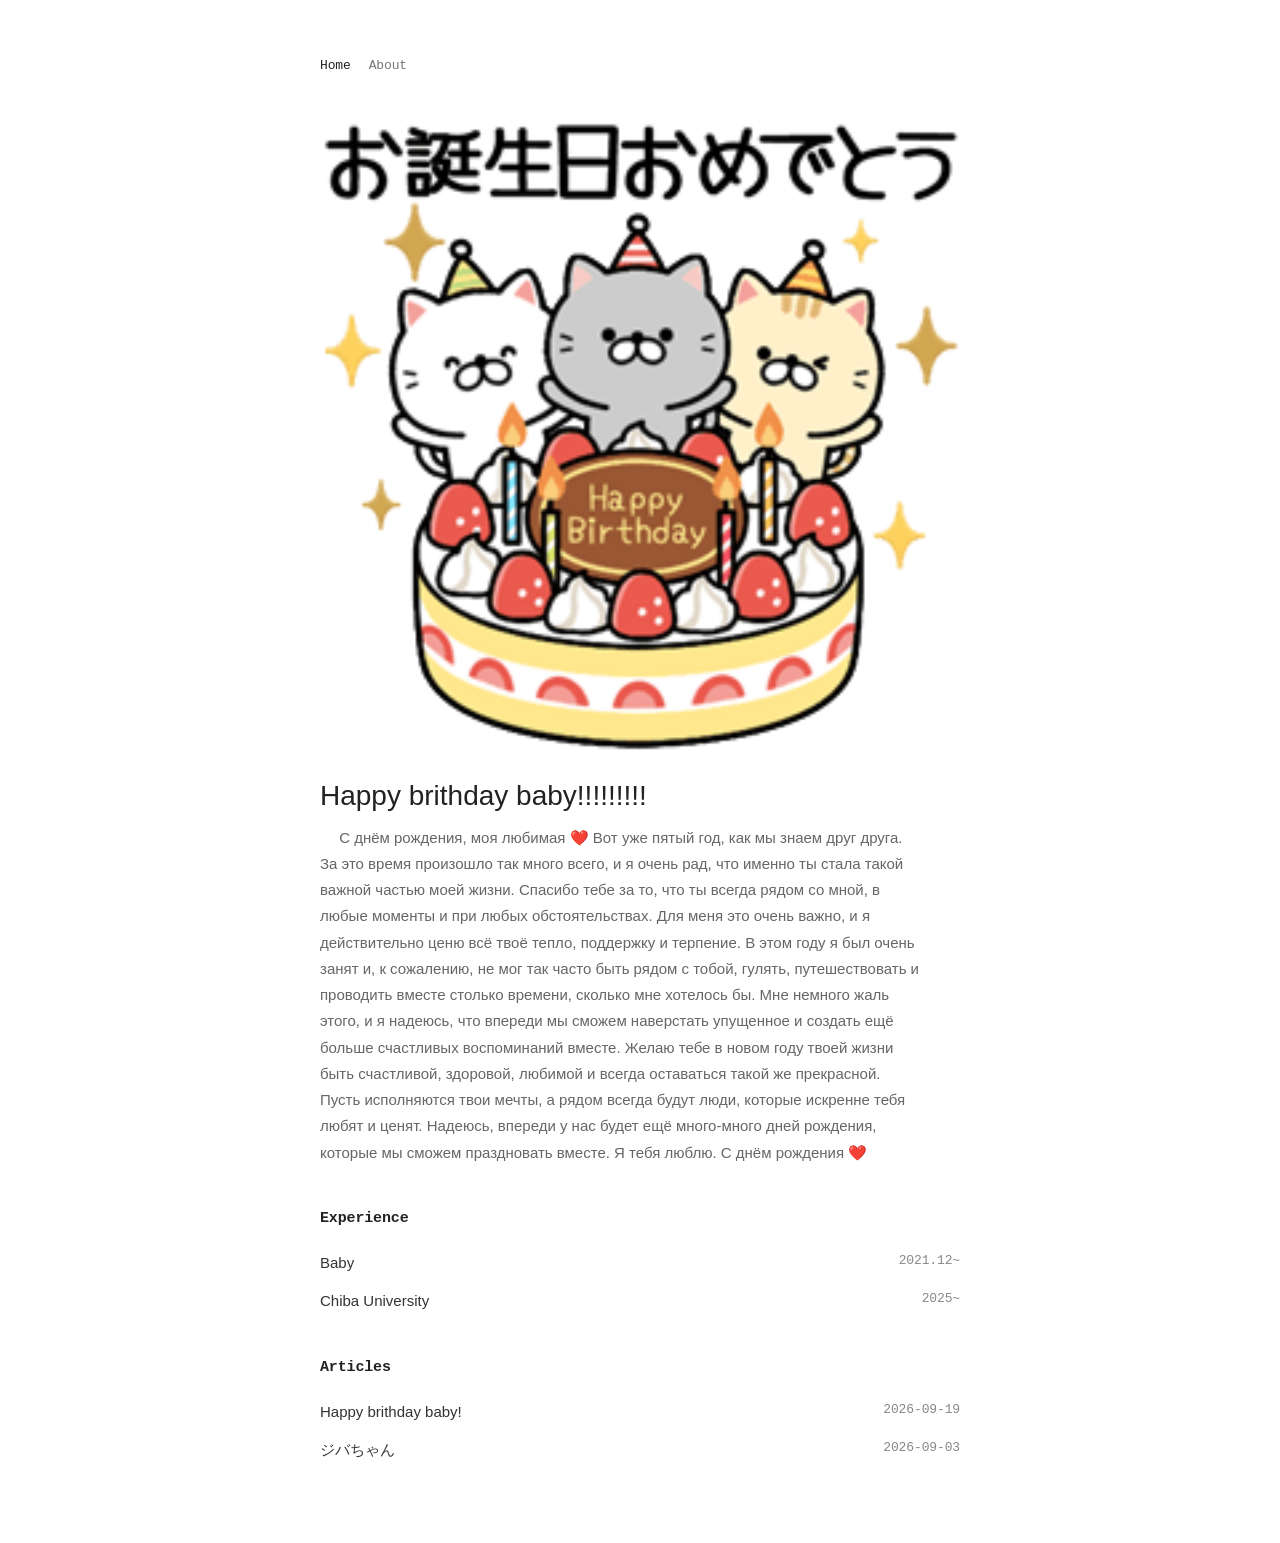
<file: index.html>
<!doctype html><html lang="en"><head><meta charset="utf-8"><meta name="viewport" content="width=device-width,initial-scale=1"><title>Happy brithday baby!!!!!!!!! — Culture × Technology</title><meta name="description" content="С днём рождения, моя любимая ❤️

Вот уже пятый год, как мы знаем друг друга. За это время произошло так много всего, и я очень рад, что именно ты стала такой важной частью моей жизни.

Спасибо тебе за то, что ты всегда рядом со мной, в любые моменты и при любых обстоятельствах. Для меня это очень важно, и я действительно ценю всё твоё тепло, поддержку и терпение.

В этом году я был очень занят и, к сожалению, не мог так часто быть рядом с тобой, гулять, путешествовать и проводить вместе столько времени, сколько мне хотелось бы. Мне немного жаль этого, и я надеюсь, что впереди мы сможем наверстать упущенное и создать ещё больше счастливых воспоминаний вместе.

Желаю тебе в новом году твоей жизни быть счастливой, здоровой, любимой и всегда оставаться такой же прекрасной. Пусть исполняются твои мечты, а рядом всегда будут люди, которые искренне тебя любят и ценят.

Надеюсь, впереди у нас будет ещё много-много дней рождения, которые мы сможем праздновать вместе.

Я тебя люблю. С днём рождения ❤️
"><meta property="og:title" content="Happy brithday baby!!!!!!!!! — Culture × Technology"><meta property="og:description" content="С днём рождения, моя любимая ❤️

Вот уже пятый год, как мы знаем друг друга. За это время произошло так много всего, и я очень рад, что именно ты стала такой важной частью моей жизни.

Спасибо тебе за то, что ты всегда рядом со мной, в любые моменты и при любых обстоятельствах. Для меня это очень важно, и я действительно ценю всё твоё тепло, поддержку и терпение.

В этом году я был очень занят и, к сожалению, не мог так часто быть рядом с тобой, гулять, путешествовать и проводить вместе столько времени, сколько мне хотелось бы. Мне немного жаль этого, и я надеюсь, что впереди мы сможем наверстать упущенное и создать ещё больше счастливых воспоминаний вместе.

Желаю тебе в новом году твоей жизни быть счастливой, здоровой, любимой и всегда оставаться такой же прекрасной. Пусть исполняются твои мечты, а рядом всегда будут люди, которые искренне тебя любят и ценят.

Надеюсь, впереди у нас будет ещё много-много дней рождения, которые мы сможем праздновать вместе.

Я тебя люблю. С днём рождения ❤️
"><meta property="og:image" content="https://zhao-tianshu.github.io/og.png"><meta name="twitter:card" content="summary_large_image"><meta name="twitter:title" content="Happy brithday baby!!!!!!!!! — Culture × Technology"><meta name="twitter:description" content="С днём рождения, моя любимая ❤️

Вот уже пятый год, как мы знаем друг друга. За это время произошло так много всего, и я очень рад, что именно ты стала такой важной частью моей жизни.

Спасибо тебе за то, что ты всегда рядом со мной, в любые моменты и при любых обстоятельствах. Для меня это очень важно, и я действительно ценю всё твоё тепло, поддержку и терпение.

В этом году я был очень занят и, к сожалению, не мог так часто быть рядом с тобой, гулять, путешествовать и проводить вместе столько времени, сколько мне хотелось бы. Мне немного жаль этого, и я надеюсь, что впереди мы сможем наверстать упущенное и создать ещё больше счастливых воспоминаний вместе.

Желаю тебе в новом году твоей жизни быть счастливой, здоровой, любимой и всегда оставаться такой же прекрасной. Пусть исполняются твои мечты, а рядом всегда будут люди, которые искренне тебя любят и ценят.

Надеюсь, впереди у нас будет ещё много-много дней рождения, которые мы сможем праздновать вместе.

Я тебя люблю. С днём рождения ❤️
"><meta name="twitter:image" content="https://zhao-tianshu.github.io/og.png"><link rel="stylesheet" href="/style.css"></head><body><main><nav class="site-nav" aria-label="Main navigation"><a aria-current="page" href="/">Home</a><a href="/about/">About</a></nav><header><img class="profile-image" src="/uploads/main-1.png" alt="Happy brithday baby!!!!!!!!!" style="width:640px;transform:translate(0px,0px)"><h1>Happy brithday baby!!!!!!!!!</h1><p>　 С днём рождения, моя любимая ❤️

Вот уже пятый год, как мы знаем друг друга. За это время произошло так много всего, и я очень рад, что именно ты стала такой важной частью моей жизни.

Спасибо тебе за то, что ты всегда рядом со мной, в любые моменты и при любых обстоятельствах. Для меня это очень важно, и я действительно ценю всё твоё тепло, поддержку и терпение.

В этом году я был очень занят и, к сожалению, не мог так часто быть рядом с тобой, гулять, путешествовать и проводить вместе столько времени, сколько мне хотелось бы. Мне немного жаль этого, и я надеюсь, что впереди мы сможем наверстать упущенное и создать ещё больше счастливых воспоминаний вместе.

Желаю тебе в новом году твоей жизни быть счастливой, здоровой, любимой и всегда оставаться такой же прекрасной. Пусть исполняются твои мечты, а рядом всегда будут люди, которые искренне тебя любят и ценят.

Надеюсь, впереди у нас будет ещё много-много дней рождения, которые мы сможем праздновать вместе.

Я тебя люблю. С днём рождения ❤️
</p></header><section><h2>Experience</h2><ul><li><span class="plain-title">Baby</span><span>2021.12~ </span></li><li><span class="plain-title">Chiba University</span><span>2025~</span></li></ul></section><section><h2>Articles</h2><ul><li><a href="/writing/2026-09-18-happy-brithday-baby/">Happy brithday baby!</a><span>2026-09-19</span></li><li><a href="/writing/2026-09-03-/">ジバちゃん</a><span>2026-09-03</span></li></ul></section></main></body></html>
</file>
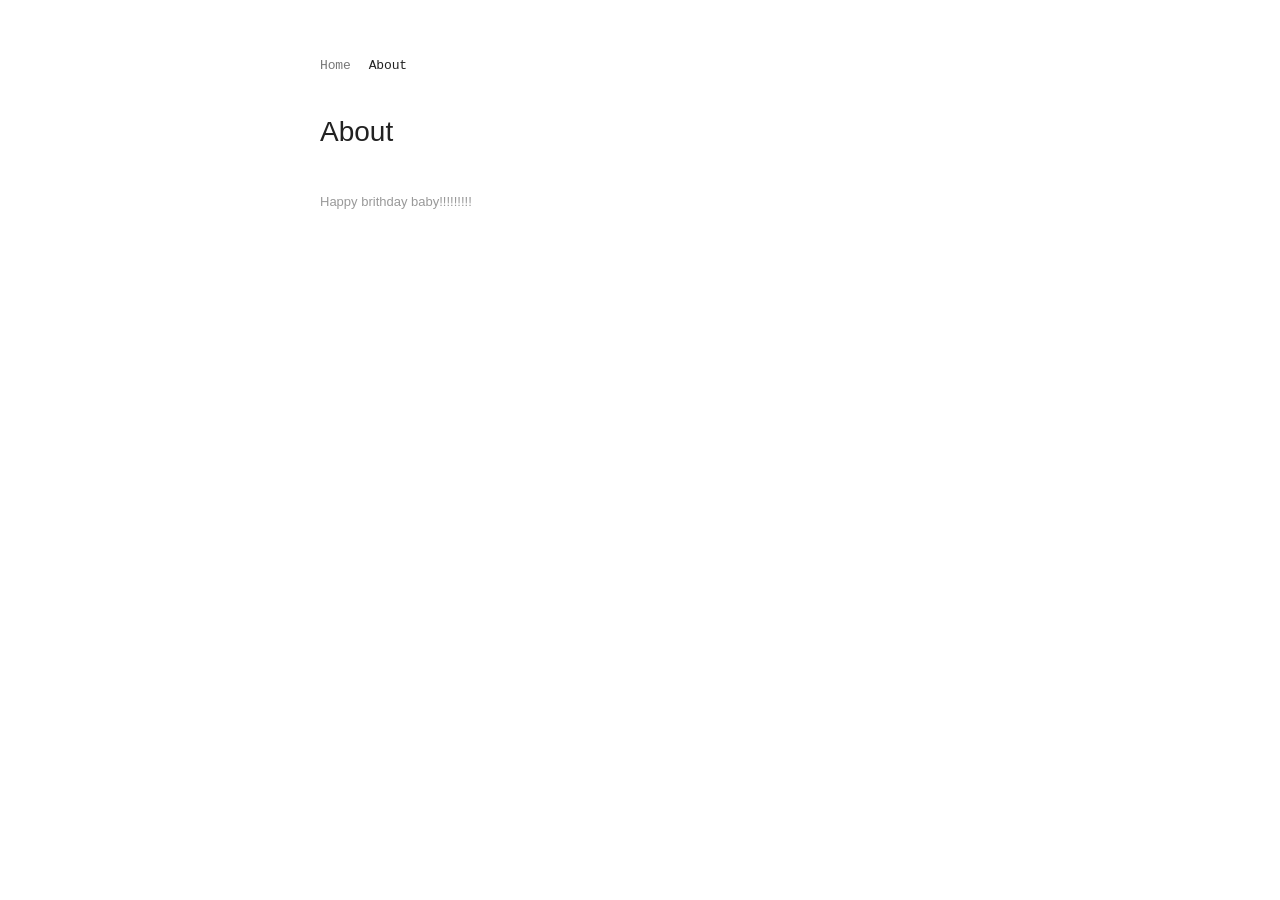
<file: about/index.html>
<!doctype html><html lang="en"><head><meta charset="utf-8"><meta name="viewport" content="width=device-width,initial-scale=1"><title>About — Happy brithday baby!!!!!!!!!</title><meta name="description" content="С днём рождения, моя любимая ❤️

Вот уже пятый год, как мы знаем друг друга. За это время произошло так много всего, и я очень рад, что именно ты стала такой важной частью моей жизни.

Спасибо тебе за то, что ты всегда рядом со мной, в любые моменты и при любых обстоятельствах. Для меня это очень важно, и я действительно ценю всё твоё тепло, поддержку и терпение.

В этом году я был очень занят и, к сожалению, не мог так часто быть рядом с тобой, гулять, путешествовать и проводить вместе столько времени, сколько мне хотелось бы. Мне немного жаль этого, и я надеюсь, что впереди мы сможем наверстать упущенное и создать ещё больше счастливых воспоминаний вместе.

Желаю тебе в новом году твоей жизни быть счастливой, здоровой, любимой и всегда оставаться такой же прекрасной. Пусть исполняются твои мечты, а рядом всегда будут люди, которые искренне тебя любят и ценят.

Надеюсь, впереди у нас будет ещё много-много дней рождения, которые мы сможем праздновать вместе.

Я тебя люблю. С днём рождения ❤️
"><meta property="og:title" content="About — Happy brithday baby!!!!!!!!!"><meta property="og:description" content="С днём рождения, моя любимая ❤️

Вот уже пятый год, как мы знаем друг друга. За это время произошло так много всего, и я очень рад, что именно ты стала такой важной частью моей жизни.

Спасибо тебе за то, что ты всегда рядом со мной, в любые моменты и при любых обстоятельствах. Для меня это очень важно, и я действительно ценю всё твоё тепло, поддержку и терпение.

В этом году я был очень занят и, к сожалению, не мог так часто быть рядом с тобой, гулять, путешествовать и проводить вместе столько времени, сколько мне хотелось бы. Мне немного жаль этого, и я надеюсь, что впереди мы сможем наверстать упущенное и создать ещё больше счастливых воспоминаний вместе.

Желаю тебе в новом году твоей жизни быть счастливой, здоровой, любимой и всегда оставаться такой же прекрасной. Пусть исполняются твои мечты, а рядом всегда будут люди, которые искренне тебя любят и ценят.

Надеюсь, впереди у нас будет ещё много-много дней рождения, которые мы сможем праздновать вместе.

Я тебя люблю. С днём рождения ❤️
"><meta property="og:image" content="https://zhao-tianshu.github.io/og.png"><meta name="twitter:card" content="summary_large_image"><meta name="twitter:title" content="About — Happy brithday baby!!!!!!!!!"><meta name="twitter:description" content="С днём рождения, моя любимая ❤️

Вот уже пятый год, как мы знаем друг друга. За это время произошло так много всего, и я очень рад, что именно ты стала такой важной частью моей жизни.

Спасибо тебе за то, что ты всегда рядом со мной, в любые моменты и при любых обстоятельствах. Для меня это очень важно, и я действительно ценю всё твоё тепло, поддержку и терпение.

В этом году я был очень занят и, к сожалению, не мог так часто быть рядом с тобой, гулять, путешествовать и проводить вместе столько времени, сколько мне хотелось бы. Мне немного жаль этого, и я надеюсь, что впереди мы сможем наверстать упущенное и создать ещё больше счастливых воспоминаний вместе.

Желаю тебе в новом году твоей жизни быть счастливой, здоровой, любимой и всегда оставаться такой же прекрасной. Пусть исполняются твои мечты, а рядом всегда будут люди, которые искренне тебя любят и ценят.

Надеюсь, впереди у нас будет ещё много-много дней рождения, которые мы сможем праздновать вместе.

Я тебя люблю. С днём рождения ❤️
"><meta name="twitter:image" content="https://zhao-tianshu.github.io/og.png"><link rel="stylesheet" href="/style.css"></head><body><main class="about-page"><nav class="site-nav" aria-label="Main navigation"><a href="/">Home</a><a aria-current="page" href="/about/">About</a></nav><header><h1>About</h1></header><p class="about-name">Happy brithday baby!!!!!!!!!</p></main></body></html>
</file>
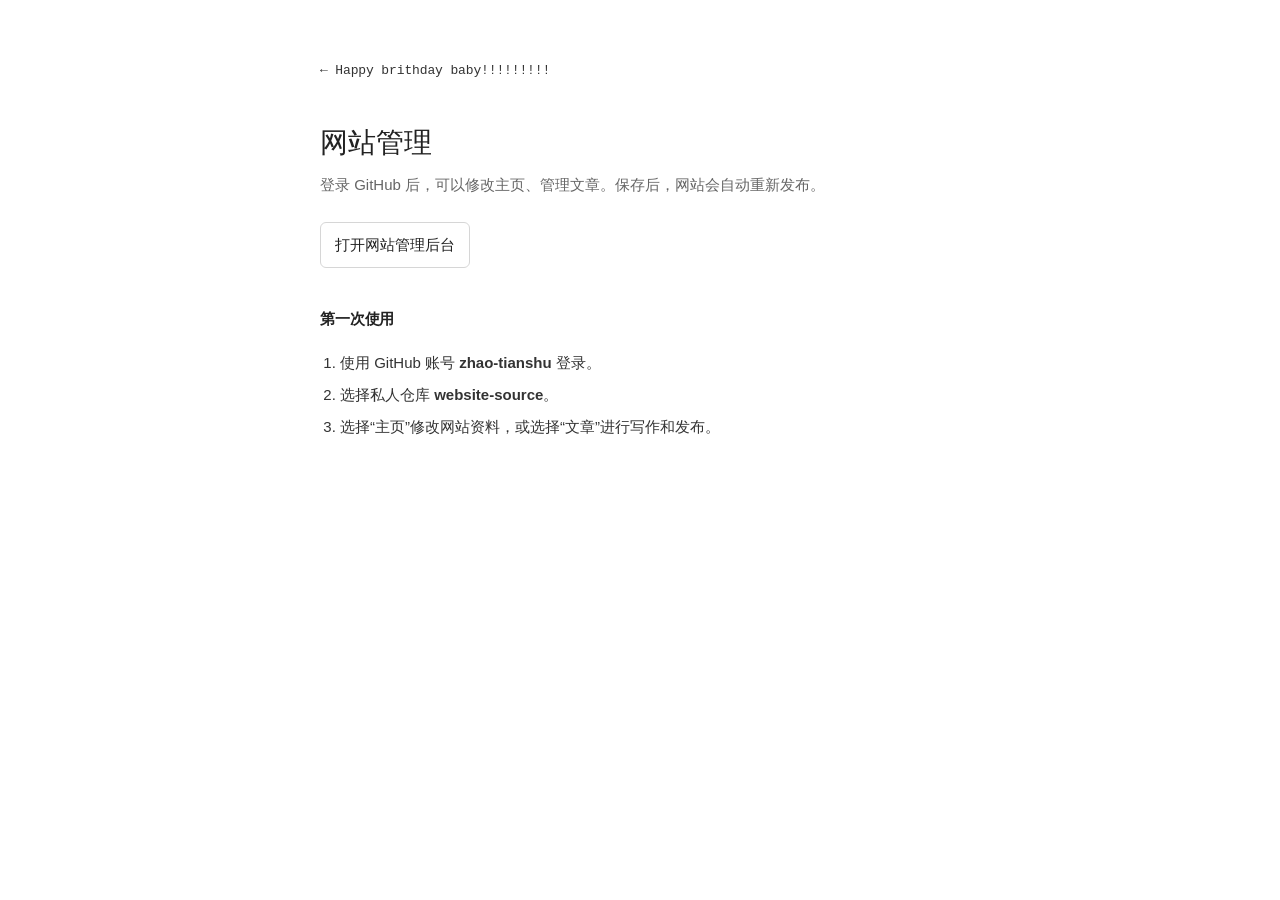
<file: admin/index.html>
<!doctype html><html lang="en"><head><meta charset="utf-8"><meta name="viewport" content="width=device-width,initial-scale=1"><title>网站管理 — Happy brithday baby!!!!!!!!!</title><meta name="description" content="修改主页，创建、编辑和发布网站文章。"><meta property="og:title" content="网站管理 — Happy brithday baby!!!!!!!!!"><meta property="og:description" content="修改主页，创建、编辑和发布网站文章。"><meta property="og:image" content="https://zhao-tianshu.github.io/og.png"><meta name="twitter:card" content="summary_large_image"><meta name="twitter:title" content="网站管理 — Happy brithday baby!!!!!!!!!"><meta name="twitter:description" content="修改主页，创建、编辑和发布网站文章。"><meta name="twitter:image" content="https://zhao-tianshu.github.io/og.png"><link rel="stylesheet" href="/style.css"></head><body><main class="admin"><a class="back" href="/">← Happy brithday baby!!!!!!!!!</a><header><h1>网站管理</h1><p>登录 GitHub 后，可以修改主页、管理文章。保存后，网站会自动重新发布。</p></header><a class="button" href="https://app.pagescms.org/">打开网站管理后台</a><section class="admin-notes"><h2>第一次使用</h2><ol><li>使用 GitHub 账号 <strong>zhao-tianshu</strong> 登录。</li><li>选择私人仓库 <strong>website-source</strong>。</li><li>选择“主页”修改网站资料，或选择“文章”进行写作和发布。</li></ol></section></main></body></html>
</file>
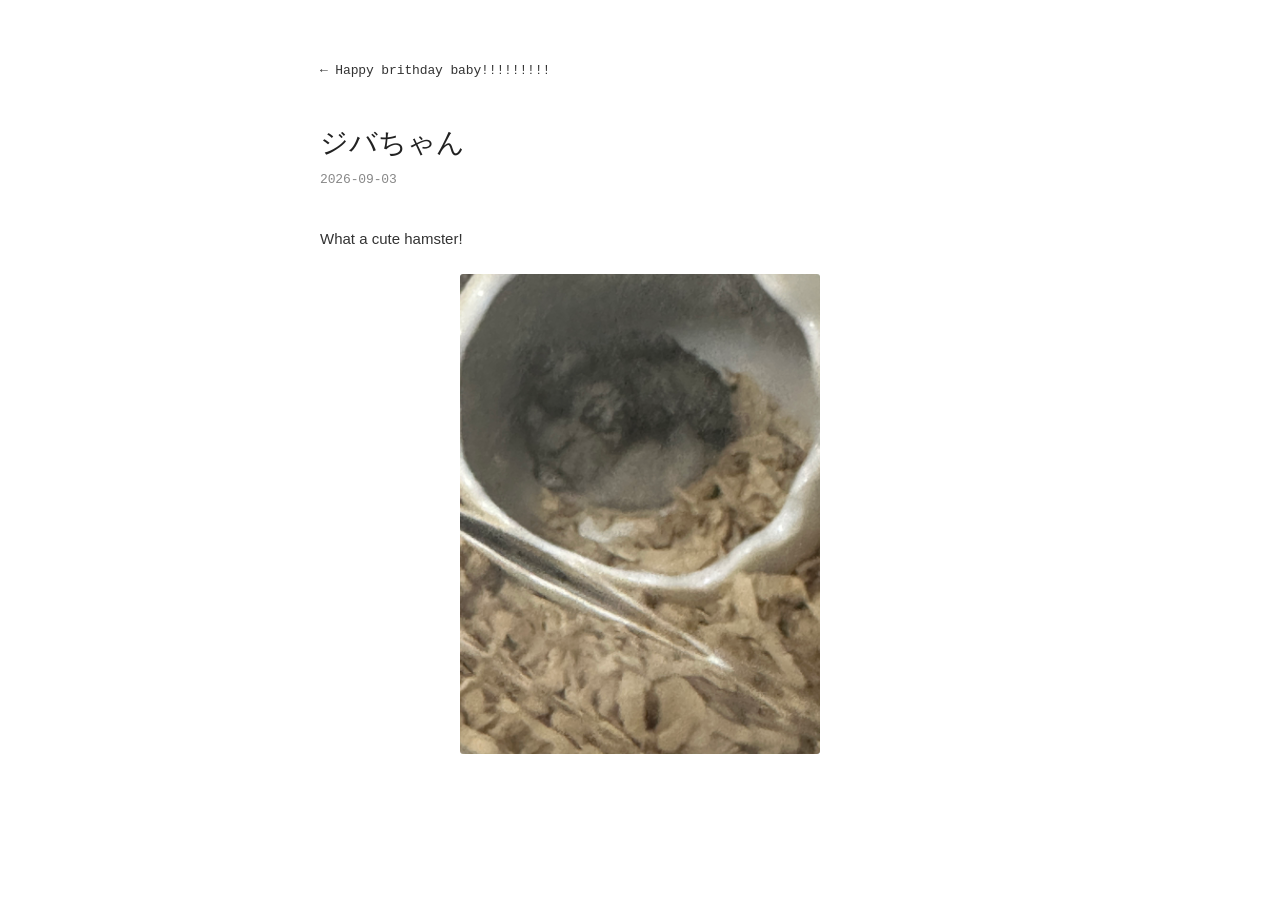
<file: writing/2026-09-03-/index.html>
<!doctype html><html lang="en"><head><meta charset="utf-8"><meta name="viewport" content="width=device-width,initial-scale=1"><title>ジバちゃん — Happy brithday baby!!!!!!!!!</title><meta name="description" content="ハム"><meta property="og:title" content="ジバちゃん — Happy brithday baby!!!!!!!!!"><meta property="og:description" content="ハム"><meta name="twitter:card" content="summary"><meta name="twitter:title" content="ジバちゃん — Happy brithday baby!!!!!!!!!"><meta name="twitter:description" content="ハム"><link rel="stylesheet" href="/style.css"></head><body><main class="article"><a class="back" href="/">← Happy brithday baby!!!!!!!!!</a><article><header><h1>ジバちゃん</h1><time>2026-09-03</time></header><p>What a cute hamster!</p>
<p><img src="/uploads/img4896.jpeg" alt="" loading="lazy" style="width:360px"></p></article></main></body></html>
</file>
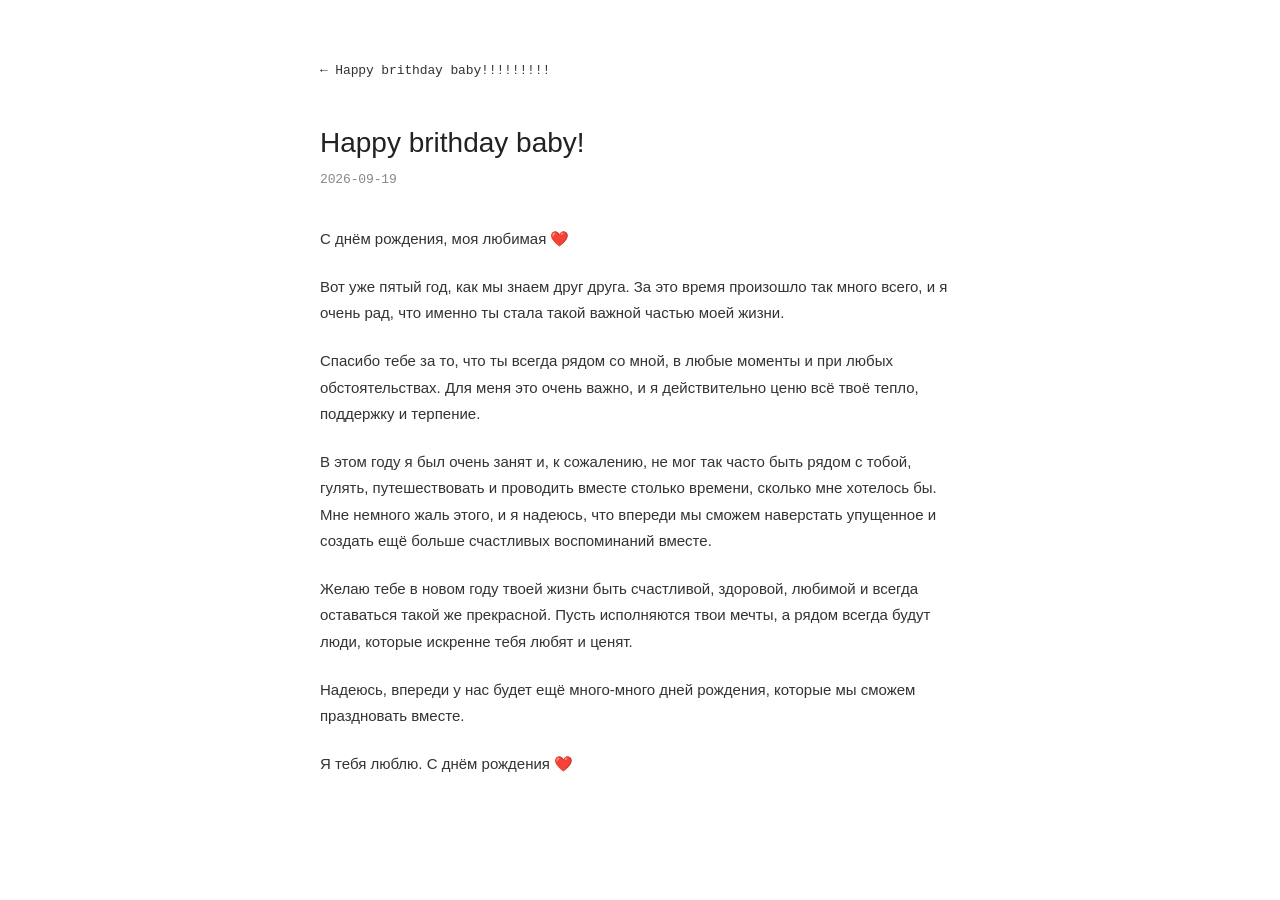
<file: writing/2026-09-18-happy-brithday-baby/index.html>
<!doctype html><html lang="en"><head><meta charset="utf-8"><meta name="viewport" content="width=device-width,initial-scale=1"><title>Happy brithday baby! — Happy brithday baby!!!!!!!!!</title><meta name="description" content=" "><meta property="og:title" content="Happy brithday baby! — Happy brithday baby!!!!!!!!!"><meta property="og:description" content=" "><meta name="twitter:card" content="summary"><meta name="twitter:title" content="Happy brithday baby! — Happy brithday baby!!!!!!!!!"><meta name="twitter:description" content=" "><link rel="stylesheet" href="/style.css"></head><body><main class="article"><a class="back" href="/">← Happy brithday baby!!!!!!!!!</a><article><header><h1>Happy brithday baby!</h1><time>2026-09-19</time></header><p>С днём рождения, моя любимая ❤️</p>
<p>Вот уже пятый год, как мы знаем друг друга. За это время произошло так много всего, и я очень рад, что именно ты стала такой важной частью моей жизни.</p>
<p>Спасибо тебе за то, что ты всегда рядом со мной, в любые моменты и при любых обстоятельствах. Для меня это очень важно, и я действительно ценю всё твоё тепло, поддержку и терпение.</p>
<p>В этом году я был очень занят и, к сожалению, не мог так часто быть рядом с тобой, гулять, путешествовать и проводить вместе столько времени, сколько мне хотелось бы. Мне немного жаль этого, и я надеюсь, что впереди мы сможем наверстать упущенное и создать ещё больше счастливых воспоминаний вместе.</p>
<p>Желаю тебе в новом году твоей жизни быть счастливой, здоровой, любимой и всегда оставаться такой же прекрасной. Пусть исполняются твои мечты, а рядом всегда будут люди, которые искренне тебя любят и ценят.</p>
<p>Надеюсь, впереди у нас будет ещё много-много дней рождения, которые мы сможем праздновать вместе.</p>
<p>Я тебя люблю. С днём рождения ❤️</p></article></main></body></html>
</file>
<file: style.css>
:root { --ui-mono: Consolas, "SFMono-Regular", "Liberation Mono", Menlo, monospace; }
* { box-sizing: border-box; }
body { margin: 0; background: #fff; color: #333; font: 15px/1.75 "Helvetica Neue", "Noto Sans SC", "Noto Sans JP", "Hiragino Sans", "Yu Gothic", "Microsoft YaHei", Arial, sans-serif; font-kerning: normal; overflow-wrap: break-word; }
a { color: #333; text-decoration: none; }
a:hover { text-decoration: underline; text-decoration-color: #999; text-underline-offset: 3px; }
main { width: min(100% - 36px, 640px); margin: 0 auto; padding: 56px 0 40px; }
.site-nav { display: flex; gap: 18px; margin-bottom: 38px; font: 13px/1.5 var(--ui-mono); letter-spacing: -0.01em; }
.site-nav a { color: #777; }
.site-nav a[aria-current="page"] { color: #222; }
header { margin-bottom: 40px; }
.profile-image { display: block; max-width: 100%; height: auto; margin: 0 auto 24px; border-radius: 4px; }
h1 { margin: 0 0 12px; color: #222; font-size: 28px; font-weight: 500; line-height: 1.25; }
header p { max-width: 600px; margin: 0; color: #666; }
section { margin: 0 0 34px; }
h2 { margin: 0 0 12px; color: #222; font-size: 15px; font-weight: 600; }
main > section > h2, .about-page > section > h2, li > span:not(.plain-title), .pagination, footer, .back, time, .contact-list { font-family: var(--ui-mono); letter-spacing: -0.01em; }
ul { margin: 0; padding: 0; list-style: none; }
li { display: flex; justify-content: space-between; gap: 20px; padding: 6px 0; }
li span, time { color: #888; font-size: 13px; white-space: nowrap; }
li .plain-title { color: #333; font-size: 15px; white-space: normal; }
.pagination { display: grid; grid-template-columns: 1fr auto 1fr; align-items: center; margin-top: 16px; color: #888; font-size: 13px; }
.pagination > :last-child { justify-self: end; }
footer { display: flex; gap: 20px; padding-top: 18px; border-top: 1px solid #e6e6e6; font-size: 13px; }
.back { display: inline-block; margin-bottom: 42px; font-size: 13px; }
.article header { margin-bottom: 34px; }
.article header h1 { margin-bottom: 5px; }
.article p, .article blockquote { margin: 0 0 22px; }
.article p a, .article blockquote a { text-decoration: underline; text-decoration-color: #bbb; text-underline-offset: 3px; }
.article h2 { margin: 34px 0 12px; font-size: 19px; }
.article blockquote { padding-left: 16px; border-left: 2px solid #ddd; color: #666; }
.article img { display: block; max-width: 100%; height: auto; margin: 0 auto 22px; border-radius: 3px; }
.article .article-cover { width: 100%; margin-bottom: 30px; }
.about-page > header { margin-bottom: 28px; }
.about-page section p { margin: 0 0 18px; }
.contact-list { display: flex; flex-wrap: wrap; gap: 10px 20px; margin: 0; padding: 0; list-style: none; }
.contact-list li { display: list-item; padding: 0; }
.about-name { margin-top: 42px; color: #999; font-size: 13px; }
.admin header { margin-bottom: 24px; }
.button { display: inline-block; padding: 9px 14px; border: 1px solid #d6d6d6; border-radius: 6px; color: #222; }
.button:hover { border-color: #aaa; text-decoration: none; }
.admin-notes { margin-top: 40px; }
.admin ol { margin: 0; padding-left: 20px; }
.admin ol li { display: list-item; padding: 3px 0; }
@media (max-width: 520px) { main { padding-top: 38px; } li span { font-size: 11px; } }
</file>
